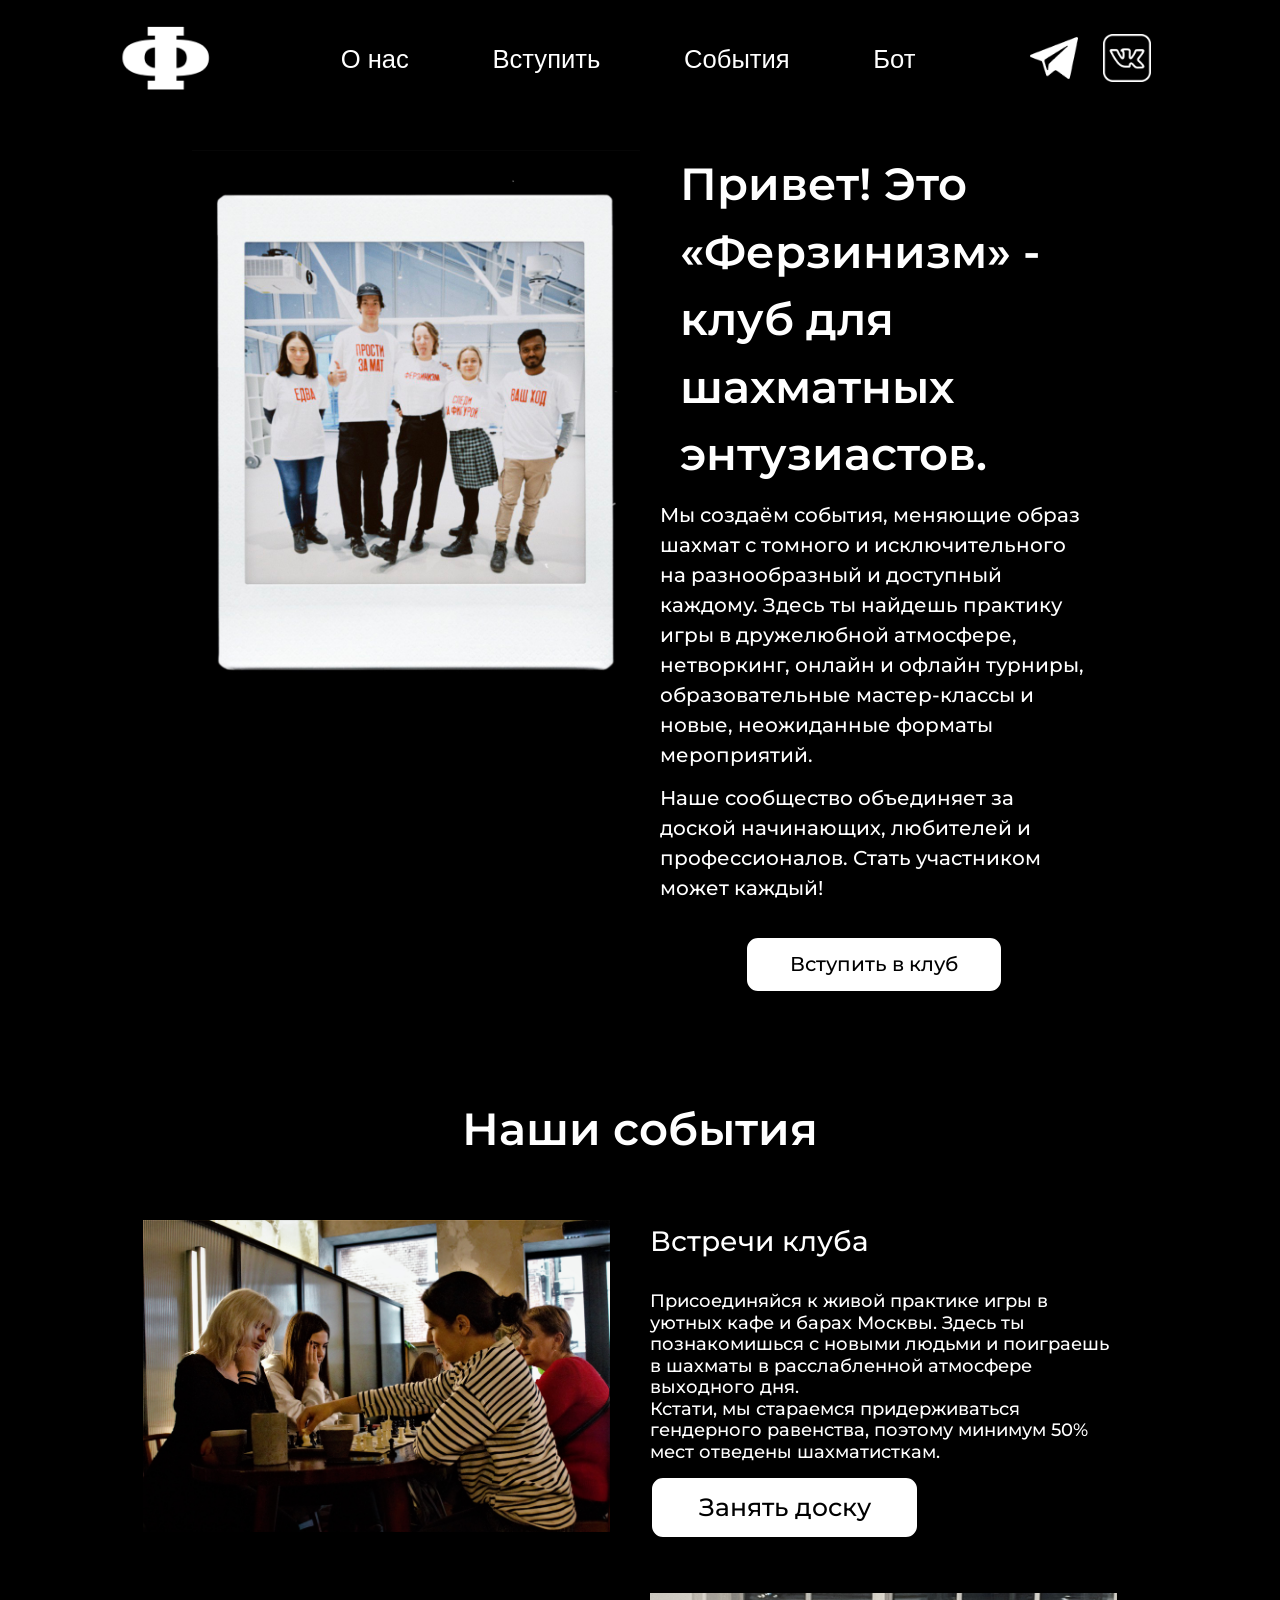
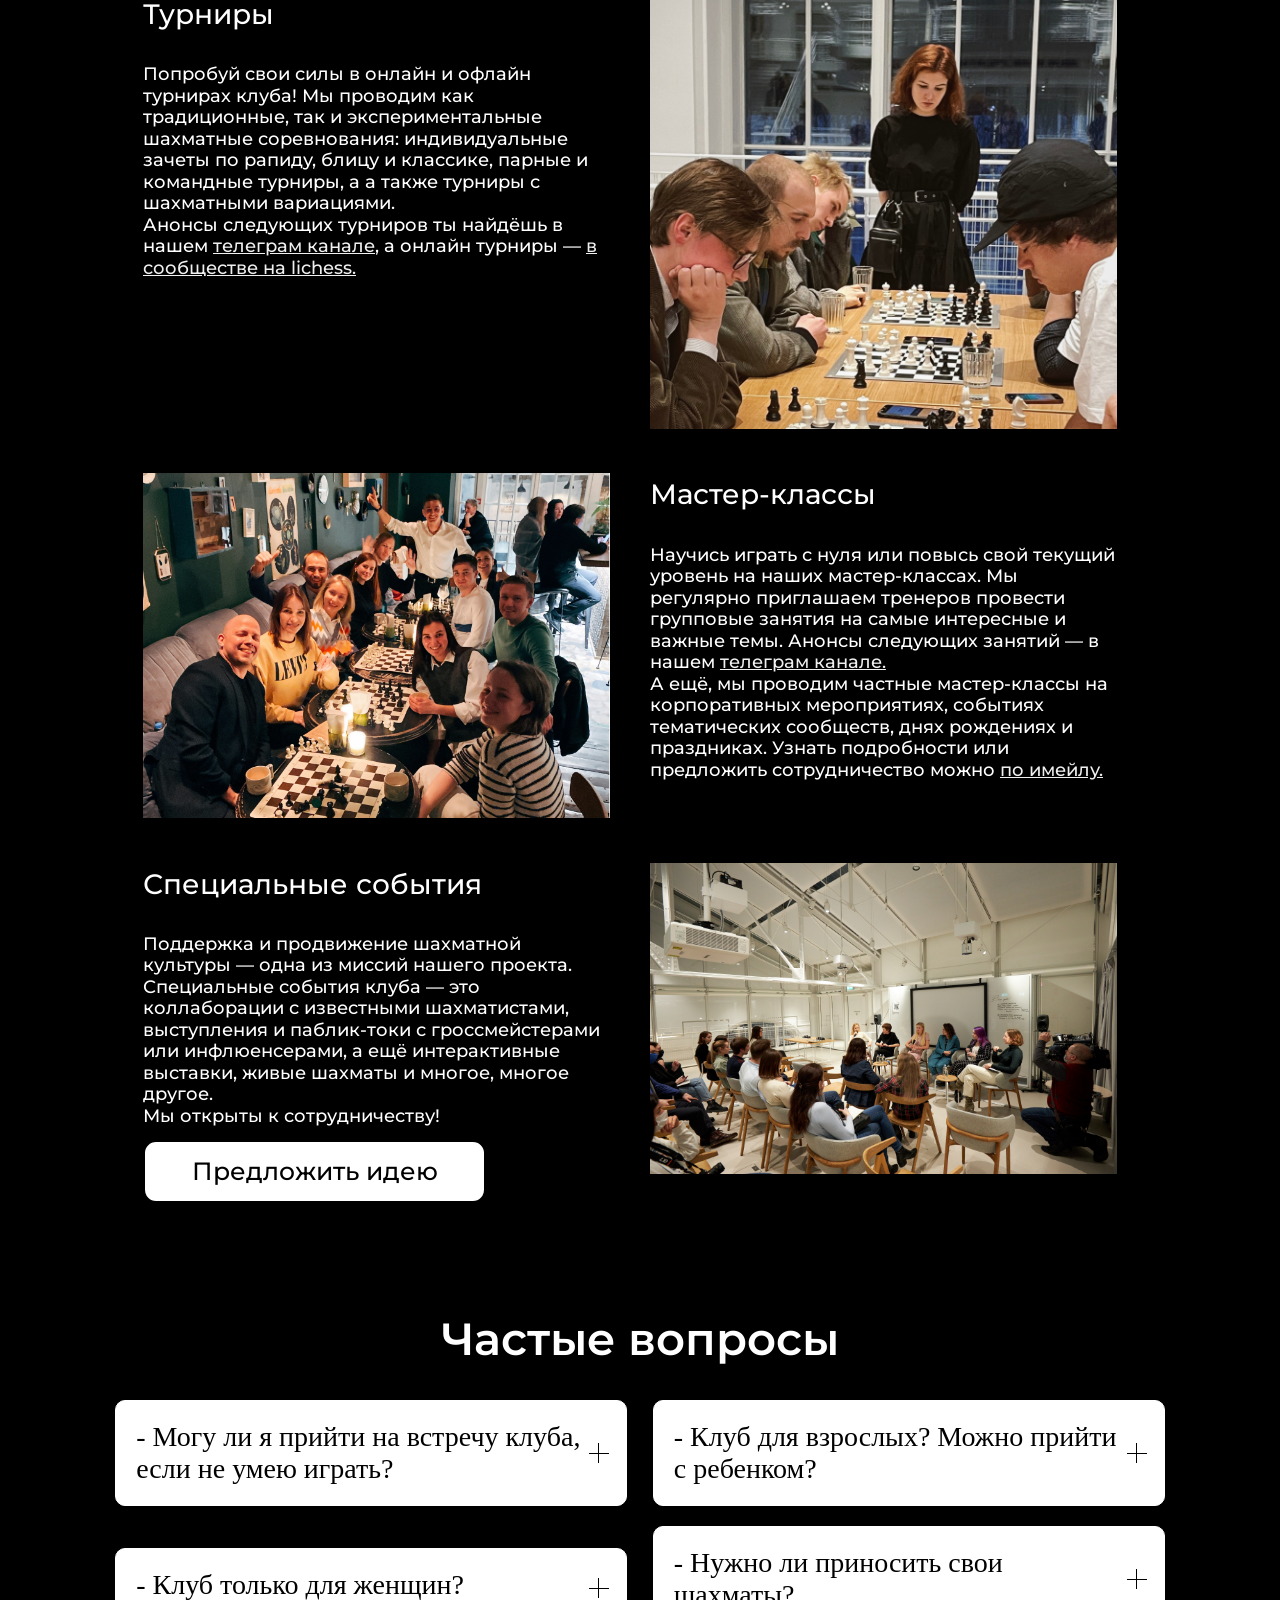
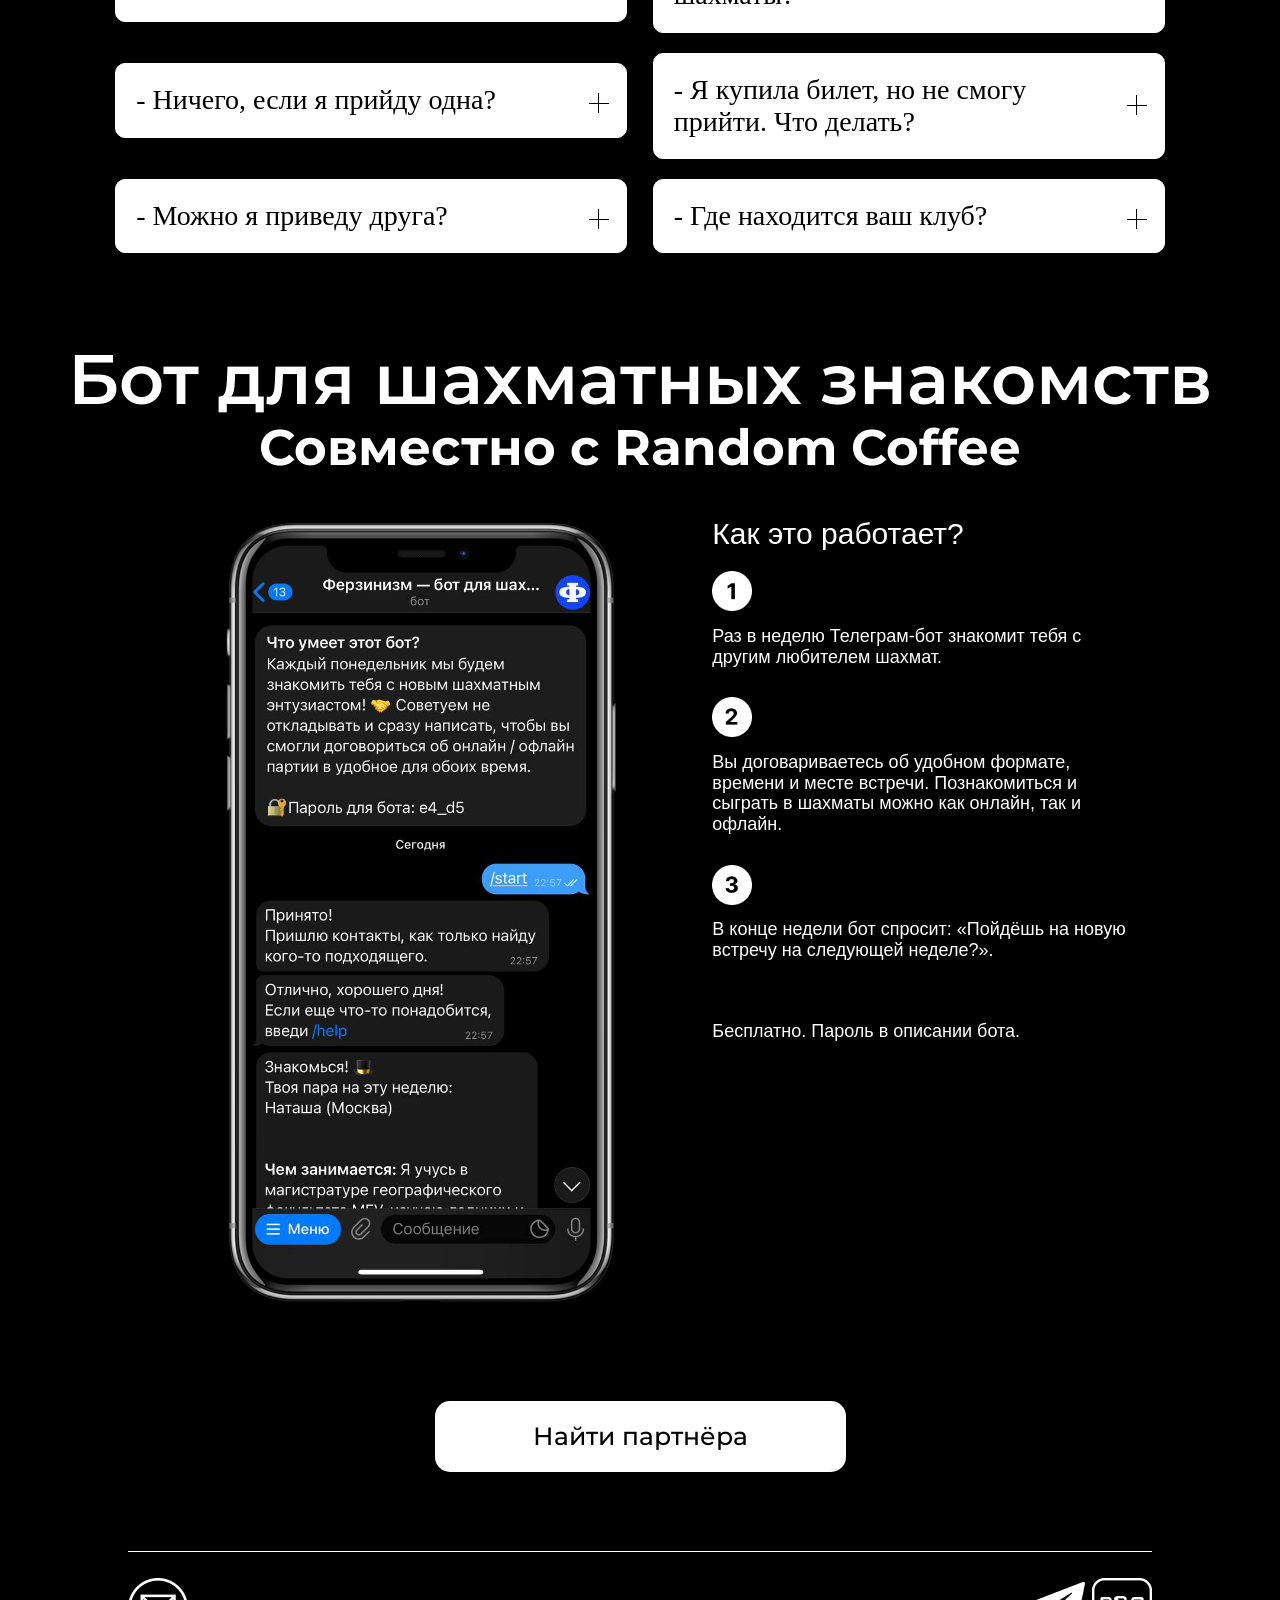
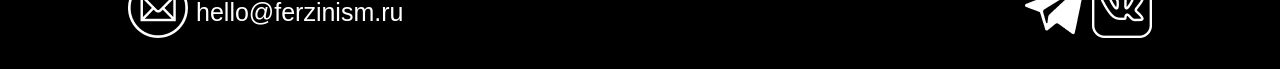
<file: index.html>
<!DOCTYPE html>
<html lang="ru">

<head>
  <meta charset="UTF-8" />
  <meta http-equiv="X-UA-Compatible" content="IE=edge" />
  <meta name="viewport" content="width=device-width, initial-scale=1.0" />
  <link rel="stylesheet" href="./style/normalize.css" />
  <link rel="shortcut icon" href="./assets/img/logo.png" type="image/x-icon" />
  <link rel="stylesheet" href="./style/index.css" />
  <link href="https://fonts.googleapis.com/css2?family=Montserrat:wght@400;500;600&display=swap" rel="stylesheet" />
  <title>Ферзинизм</title>
</head>

<body>
  <header class="header">
    <div class="header__top">
      <div class="header__wrap" id="wrap">
        <a class="logo" id="logo" href="#">
          <img class="logo__img" src="./assets/img/logo.png" alt="logo" />
        </a>
        <nav class="menu">
          <ul class="menu__list" id="menu">
            <li class="menu__item">
              <a class="menu__link" href="#title">О нас</a><img class="menu__arrow" src="./assets/img/i-arrow.svg"
                alt="arrow" />
            </li>
            <li class="menu__item">
              <a class="menu__link" href="#join">Вступить</a><img class="menu__arrow" src="./assets/img/i-arrow.svg"
                alt="arrow" />
            </li>
            <li class="menu__item">
              <a class="menu__link" href="#event">События</a><img class="menu__arrow" src="./assets/img/i-arrow.svg"
                alt="arrow" />
            </li>
            <li class="menu__item">
              <a class="menu__link" href="#bot">Бот</a><img class="menu__arrow" src="./assets/img/i-arrow.svg"
                alt="arrow" />
            </li>
            <li class="menu__item-social">
              <a class="menu__link" href="https://t.me/ferzinism" target="_blank"><img class="header__icon"
                  src="./assets/img/telegram-icon.png" alt="telegram icon" /></a>
              <a class="menu__link" href="https://vk.com/ferzinism" target="_blank"><img class="header__icon"
                  src="./assets/img/vk-icon.png" alt="vk icon" /></a>
            </li>
          </ul>
        </nav>
        <div class="header__social">
          <a class="header__icon-link" href="https://t.me/ferzinism" target="_blank"><img class="header__icon"
              src="./assets/img/telegram-icon.png" alt="telegram icon" /></a>
          <a class="header__icon-link" href="https://vk.com/ferzinism" target="_blank"><img class="header__icon"
              src="./assets/img/vk-icon.png" alt="vk icon" /></a>
        </div>
        <div class="hamb">
          <div class="hamb__field" id="hamb">
            <span class="bar"></span>
            <span class="bar"></span>
            <span class="bar"></span>
          </div>
        </div>
      </div>
    </div>
    <div class="popup" id="popup"></div>
    <div class="container-box">
      <div class="header-title__box" id="header-title__box">
        <div class="header-title__img">
          <img class="img" src="./assets/img/o-nas.jpeg" alt="club" />
        </div>
        <div class="header-title__anchor"><a name="title"></a></div>
        <div class="header-title__text">
          <div class="header-title__title">
            <h2 class="header-title-tit">
              Привет! Это «Ферзинизм» - клуб для шахматных энтузиастов.
            </h2>
          </div>
          <div class="header-title__blok">
            <p class="header-title__txt">
              Мы создаём события, меняющие образ шахмат с томного и
              исключительного на разнообразный и доступный каждому. Здесь ты
              найдешь практику игры в дружелюбной атмосфере, нетворкинг,
              онлайн и офлайн турниры, образовательные мастер-классы и новые,
              неожиданные форматы мероприятий.
            </p>
            <p class="header__modal-window"><a name="join"></a></p>
            <p class="header-title__txt">
              Наше сообщество объединяет за доской начинающих, любителей и
              профессионалов. Стать участником может каждый!
            </p>
          </div>
          <div class="modal-window none">
            <div class="modal-window__btn-container">
              <div class="madal-window__btn-clouse"></div>
            </div>
            <div class="modal-container">
              <div class="modal-content">
                <h2 class="modal-txt" style="color: black; text-align: center">
                  Заявка в клуб
                </h2>
                <form class="header__form">
                  <label class="label-text">Full Name
                    <input name="name" id="name" type="text" class="required" />
                  </label>
                  <label class="label-text">Email
                    <input type="email" name="email" id="email" class="required" />
                  </label>
                  <label class="label-text">
                    Phone Number
                    <input type="tel" name="phone" id="phone" class="required" />
                  </label>
                  <button class="btn__form" type="submit" value="Submit">
                    Отправить
                  </button>
                </form>
              </div>
              <div class="modal-content__result none">
                <h2 class="modal-content__txt" style="color: black">Ваш запрос отправлен</h2>
              </div>
            </div>
          </div>
          <button class="header-title__button">Вступить в клуб</button>
        </div>
      </div>
    </div>
  </header>
  <main class="main">
    <div class="main__event-anchor"><a name="event"></a></div>
    <div class="event">
      <div class="event__container">
        <div class="title__row">
          <div class="title__row-title">Наши события</div>
        </div>
        <div class="event1__row">
          <div class="event1__column1">
            <div class="event__image">
              <img class="event1__image" src="./assets/img/vstrechi.jpg" width="100%" height="100%" alt="club games" />
            </div>
          </div>
          <div class="event1__body">
            <div class="event1__title">Встречи клуба</div>
            <div class="event1__text">
              <p>
                Присоединяйся к живой практике игры в уютных кафе и барах
                Москвы. Здесь ты познакомишься с новыми людьми и поиграешь в
                шахматы в расслабленной атмосфере выходного дня.
              </p>
              <p>
                Кстати, мы стараемся придерживаться гендерного равенства,
                поэтому минимум 50% мест отведены шахматисткам.
              </p>
            </div>
            <button class="event1__btn">
              <a class="event1__link" href="https://ferzinism.timepad.ru/event/1970842/">Занять доску</a>
            </button>
          </div>
        </div>
        <div class="event2__row">
          <div class="event2__body">
            <div class="event2__title">Турниры</div>
            <div class="event2__text">
              <p>
                Попробуй свои силы в онлайн и офлайн турнирах клуба! Мы
                проводим как традиционные, так и экспериментальные шахматные
                соревнования: индивидуальные зачеты по рапиду, блицу и
                классике, парные и командные турниры, а а также турниры с
                шахматными вариациями.
              </p>
              <p>
                Анонсы следующих турниров ты найдёшь в нашем
                <a class="event__link" href="https://telegram.me/ferzinism">телеграм канале</a>, а онлайн турниры —
                <a class="event__link" href="https://lichess.org/team/ferzinism">в сообществе на lichess.</a>
              </p>
            </div>
          </div>
          <div class="event2__column1">
            <div class="event2__image">
              <img src="./assets/img/turniry.png" width="100%" height="100%" alt="chess tournament" />
            </div>
          </div>
        </div>
        <div class="event1__row">
          <div class="event1__column1">
            <div class="event1__image">
              <img src="./assets/img/masterclass.JPG" width="100%" height="100%" alt="master-class" />
            </div>
          </div>
          <div class="event1__body">
            <div class="event1__title">Мастер-классы</div>
            <div class="event1__text">
              <p>
                Научись играть с нуля или повысь свой текущий уровень на наших
                мастер-классах. Мы регулярно приглашаем тренеров провести
                групповые занятия на самые интересные и важные темы. Анонсы
                следующих занятий — в нашем
                <a class="event__link" href="https://telegram.me/ferzinism">телеграм канале.</a>
              </p>
              <p>
                А ещё, мы проводим частные мастер-классы на корпоративных
                мероприятиях, событиях тематических сообществ, днях рождениях
                и праздниках. Узнать подробности или предложить сотрудничество
                можно
                <a class="event__link" href="mailto:hello@ferzinism.ru">по имейлу.</a>
              </p>
            </div>
          </div>
        </div>
        <div class="event2__row">
          <div class="event2__body">
            <div class="event2__title">Специальные события</div>
            <div class="event2__text">
              <p>
                Поддержка и продвижение шахматной культуры — одна из миссий
                нашего проекта. Специальные события клуба — это коллаборации с
                известными шахматистами, выступления и паблик-токи с
                гроссмейстерами или инфлюенсерами, а ещё интерактивные
                выставки, живые шахматы и многое, многое другое.
              </p>
              <p>Мы открыты к сотрудничеству!</p>
            </div>
            <button class="event1__btn">
              <a class="event1__link" href="mailto:hello@ferzinism.ru">Предложить идею</a>
            </button>
          </div>
          <div class="event2__column1">
            <div class="event2__image">
              <img src="/assets/img/specsobitiya.jpg" width="100%" height="100%" alt="special events" />
            </div>
          </div>
        </div>
      </div>
    </div>
    <div class="questions__container">
      <div class="questions__title">Частые вопросы</div>
      <div class="questions__cards">
        <div class="questions__cards-flex1">
          <div class="questions__card card-1">
            <div class="rotate">
              <div class="rotate__text">
                <p>
                  - Могу ли я прийти на встречу клуба, если не умею играть?
                </p>
              </div>
              <div class="text">
                <div class="text__container">
                  <p>
                    Можете, но, как правило, участники встреч уже знают все
                    базовые правила игры. Для тех, кто хочет научиться
                    шахматам «с нуля», мы периодически проводим групповые
                    мастер-классы. Подробнее можно узнать в
                    <a href="https://t.me/ferzinism_chat" target="_blank">чате клуба</a>.
                  </p>
                </div>
              </div>
            </div>
          </div>
          <div class="questions__card card-2">
            <div class="rotate">
              <div class="rotate__text">
                <p>- Клуб только для женщин?</p>
              </div>
              <div class="text">
                <div class="text__container">
                  <p>
                    Нет! 😊 Первоначально клуб был женским, но со временем мы
                    решили открыть его для всех желающих. Нам важно
                    поддерживать гендерный баланс на встречах клуба, поэтому
                    минимум 50% мест отведены шахматисткам.
                  </p>
                </div>
              </div>
            </div>
          </div>
          <div class="questions__card card-3">
            <div class="rotate">
              <div class="rotate__text">
                <p>- Ничего, если я прийду одна?</p>
              </div>
              <div class="text">
                <div class="text__container">
                  <p>
                    Конечно, ничего! ❤️ Скучать в одиночестве не придётся, у
                    нас всегда найдется партнёр для игры.
                  </p>
                </div>
              </div>
            </div>
          </div>
          <div class="questions__card card-4">
            <div class="rotate">
              <div class="rotate__text">
                <p>- Можно я приведу друга?</p>
              </div>
              <div class="text">
                <div class="text__container">
                  <p>
                    Нужно! Только не забудьте взять для него билет, так как
                    количество мест на мероприятиях ограничено. Каждая доска
                    на счету. 😉
                  </p>
                </div>
              </div>
            </div>
          </div>
        </div>
        <div class="questions__cards-flex2">
          <div class="questions__card card-5">
            <div class="rotate">
              <div class="rotate__text">
                <p>- Клуб для взрослых? Можно прийти с ребенком?</p>
              </div>
              <div class="text">
                <div class="text__container">
                  <p>
                    В целом, да, аудитория клуба совершеннолетняя. Однако, мы
                    не против, если вы захотите привести своего ребенка.
                    Билеты в таком случае нужно брать для всех участников
                    мероприятия.
                  </p>
                </div>
              </div>
            </div>
          </div>
          <div class="questions__card card-6">
            <div class="rotate">
              <div class="rotate__text">
                <p>- Нужно ли приносить свои шахматы?</p>
              </div>
              <div class="text">
                <div class="text__container">
                  <p>
                    Мы всё подготовим, брать собственные шахматы не
                    обязательно!
                  </p>
                </div>
              </div>
            </div>
          </div>
          <div class="questions__card card-7">
            <div class="rotate">
              <div class="rotate__text">
                <p>- Я купила билет, но не смогу прийти. Что делать?</p>
              </div>
              <div class="text">
                <div class="text__container">
                  <p>
                    Пожалуйста, имейте в виду, что мы не возвращаем билеты при
                    отмене за менее чем 48 часов до начала мероприятия. Просим
                    рассчитывать своё время и силы, и наши. В любом другом
                    случае — напишите на имейл<a href="mailto:hello@ferzinism.ru" target="_blank">
                      hello@ferzinism.ru</a>
                    или в
                    <a href=" https://t.me/ferzinism_chat" target="_blank">чате клуба</a>.
                  </p>
                </div>
              </div>
            </div>
          </div>
          <div class="questions__card card-8">
            <div class="rotate">
              <div class="rotate__text">
                <p>- Где находится ваш клуб?</p>
              </div>
              <div class="text">
                <div class="text__container">
                  <p>
                    Мы организуем мероприятия в разных кафе и барах Москвы.
                    Адрес конкретного события будет указан в анонсе и на
                    билете.
                  </p>
                </div>
              </div>
            </div>
          </div>
        </div>
      </div>
    </div>
    <div class="main__bot-anchor"><a name="bot"></a></div>
    <div class="bot">
      <div class="bot__container">
        <h2 class="bot__title">Бот для шахматных знакомств</h2>
        <h3 class="bot__subtitle">Совместно с Random Coffee</h3>
        <div class="bot__grid-wrapper">
          <img class="bot__img" src="./assets/img/phone.png" alt="smartphone" />
          <div class="bot__text-container">
            <p class="bot__text-heading">Как это работает?</p>
            <div>
              <img class="bot__number" src="./assets/img/one.png" alt="one" />
              <p class="bot__text">
                Раз в неделю Телеграм-бот знакомит тебя с другим любителем
                шахмат.
              </p>
            </div>
            <div>
              <img class="bot__number" src="./assets/img/two.png" alt="two" />
              <p class="bot__text">
                Вы договариваетесь об удобном формате, времени и месте
                встречи. Познакомиться и сыграть в шахматы можно как онлайн,
                так и офлайн.
              </p>
            </div>
            <div>
              <img class="bot__number" src="./assets/img/three.png" alt="three" />
              <p class="bot__text">
                В конце недели бот спросит: «Пойдёшь на новую встречу на
                следующей неделе?».
              </p>
            </div>
            <p class="bot__text" id="text-hidden">
              Бесплатно. Пароль в описании бота.
            </p>
          </div>
        </div>
        <div class="bot__button">
          <a class="bot__btn" href="http://t.me/ferzinism_bot">
            Найти партнёра
          </a>
        </div>
      </div>
    </div>
  </main>
  <footer class="footer">
    <div class="footer__wrapper">
      <div class="footer__mail">
        <img class="footer__pic" src="./assets/img/email-icon.png" alt="mail icon" />
        <a class="footer__email" href="mailto:hello@ferzinism.ru">hello@ferzinism.ru</a>
      </div>
      <div class="footer__social">
        <a class="footer__link footer__link-1" href="https://t.me/ferzinism_chat"><img class="footer__pic"
            src="./assets/img/telegram-icon.png" alt="telegram icon" /></a>
        <a class="footer__link" href="https://vk.com/ferzinism">
          <img class="footer__pic" src="./assets/img/vk-icon.png" alt="vk icon" /></a>
      </div>
    </div>
  </footer>
</body>
<script src="./script.js"></script>

</html>
</file>
<file: style/index.css>
* {
  padding: 0;
  margin: 0;
  -webkit-box-sizing: border-box;
          box-sizing: border-box;
}

.header__top {
  position: fixed;
  z-index: 1;
  left: 0;
  top: 0;
  width: 100%;
  height: 120px;
  background-color: #000000;
}

.header__wrap {
  display: -webkit-box;
  display: -ms-flexbox;
  display: flex;
  -webkit-box-pack: justify;
      -ms-flex-pack: justify;
          justify-content: space-between;
  -webkit-box-align: center;
      -ms-flex-align: center;
          align-items: center;
  height: 100%;
  margin: 0 8%;
  padding: 0 15px;
}

.header__social {
  display: -webkit-box;
  display: -ms-flexbox;
  display: flex;
  gap: 1vw;
}

.header__icon {
  width: 80%;
}

.logo__img {
  max-width: 100%;
  width: 90%;
}

.menu {
  width: 60%;
}

.menu__list {
  display: -webkit-box;
  display: -ms-flexbox;
  display: flex;
  -ms-flex-pack: distribute;
      justify-content: space-around;
  gap: 5%;
  padding: 0;
}

.menu__item {
  list-style: none;
}

.menu__link {
  text-decoration: none;
  color: white;
  font-family: 'Montserrat', sans-serif;
  font-weight: 400;
  font-size: 2vw;
  white-space: nowrap;
  -webkit-transition: all .6s;
  transition: all .6s;
}

.menu__link:hover {
  color: #f64b35;
  -webkit-transition: 1s;
  transition: 1s;
}

.menu__item-social {
  display: none;
}

.menu__arrow {
  display: none;
}

.hamb {
  display: none;
}

.popup {
  display: none;
}

@media (max-width: 875px) {
  .header__top {
    height: 60px;
  }
  .header__wrap {
    -webkit-box-align: center;
        -ms-flex-align: center;
            align-items: center;
  }
  .header__social {
    display: none;
  }
  .menu {
    display: none;
  }
  .menu__list {
    display: -webkit-box;
    display: -ms-flexbox;
    display: flex;
    -webkit-box-orient: vertical;
    -webkit-box-direction: normal;
        -ms-flex-direction: column;
            flex-direction: column;
    -webkit-box-pack: start;
        -ms-flex-pack: start;
            justify-content: flex-start;
    margin: 0 10%;
    padding-top: 10%;
    width: 100%;
  }
  .menu__item {
    border-bottom: 0.5px white solid;
    padding-bottom: 1px;
    display: -webkit-box;
    display: -ms-flexbox;
    display: flex;
    -webkit-box-pack: justify;
        -ms-flex-pack: justify;
            justify-content: space-between;
  }
  .menu__item-social {
    display: -webkit-box;
    display: -ms-flexbox;
    display: flex;
    -webkit-box-align: center;
        -ms-flex-align: center;
            align-items: center;
    gap: 19px;
    padding-top: 5%;
  }
  .menu__link {
    text-decoration: none;
    color: white;
    font-size: 25px;
  }
  .menu__link:hover {
    color: #f64b35;
    -webkit-transition: .2s;
    transition: .2s;
  }
  .menu__arrow {
    display: block;
  }
  .logo__img {
    max-width: 100%;
    width: 60%;
  }
  .hamb {
    display: -webkit-box;
    display: -ms-flexbox;
    display: flex;
    -webkit-box-align: baseline;
        -ms-flex-align: baseline;
            align-items: baseline;
  }
  .hamb__field {
    padding: 10px;
    cursor: pointer;
  }
  .bar {
    display: block;
    width: 35px;
    height: 2px;
    margin: 6px auto;
    background-color: white;
    -webkit-transition: .2s;
    transition: .2s;
  }
  .popup {
    position: fixed;
    top: 60px;
    left: -100%;
    width: 100%;
    height: 100%;
    background-color: #000000;
    z-index: 100;
    display: -webkit-box;
    display: -ms-flexbox;
    display: flex;
    -webkit-transition: .3s;
    transition: .3s;
  }
  .open {
    left: 0;
  }
  .hamb__field.active .bar:nth-child(2) {
    opacity: 0;
  }
  .hamb__field.active .bar:nth-child(1) {
    -webkit-transform: translateY(8px) rotate(45deg);
            transform: translateY(8px) rotate(45deg);
  }
  .hamb__field.active .bar:nth-child(3) {
    -webkit-transform: translateY(-8px) rotate(-45deg);
            transform: translateY(-8px) rotate(-45deg);
  }
  body.noscroll {
    overflow: hidden;
  }
}

@font-face {
  font-family: Montserrat;
  src: url("https://fonts.googleapis.com/css2?family=Montserrat&display=swap");
}

.container-box {
  background-color: black;
  color: white;
}

/*----------------------------------------------------------------------------*/
.header-title__box {
  display: -webkit-box;
  display: -ms-flexbox;
  display: flex;
  -webkit-box-pack: center;
      -ms-flex-pack: center;
          justify-content: center;
  -ms-flex-wrap: wrap;
      flex-wrap: wrap;
  max-width: 1305px;
  padding: 150px 15px 0 15px;
  margin: 0 10%;
}

.img {
  width: 35vw;
}

.header-title-tit {
  font-family: 'Montserrat';
  font-style: normal;
  font-weight: 600;
  font-size: 45px;
  padding-left: 20px;
}

.header-title__text {
  display: -webkit-box;
  display: -ms-flexbox;
  display: flex;
  -webkit-box-orient: vertical;
  -webkit-box-direction: normal;
      -ms-flex-direction: column;
          flex-direction: column;
  -ms-flex-pack: distribute;
      justify-content: space-around;
  -webkit-box-align: center;
      -ms-flex-align: center;
          align-items: center;
  width: 35vw;
  line-height: 1.5;
  padding-left: 20px;
}

.header-title__button {
  margin: 3% 0%;
  text-align: center;
  background-color: white;
  border: 2px solid black;
  border-radius: 13px;
  padding: 15px 10%;
  display: inline-block;
  font-family: 'Montserrat';
  font-style: normal;
  font-weight: 500;
  font-size: 20px;
}

.header-title__button:hover {
  background-color: #979797;
}

.header-title__blok {
  display: -webkit-box;
  display: -ms-flexbox;
  display: flex;
  -webkit-box-orient: vertical;
  -webkit-box-direction: normal;
      -ms-flex-direction: column;
          flex-direction: column;
  padding-bottom: 20px;
}

.header-subtitle {
  font-family: 'Montserrat';
  font-style: normal;
  font-weight: 500;
  font-size: 20px;
}

.header-title__txt {
  display: -webkit-box;
  display: -ms-flexbox;
  display: flex;
  -webkit-box-align: center;
      -ms-flex-align: center;
          align-items: center;
  font-family: 'Montserrat';
  font-style: normal;
  font-weight: 500;
  font-size: 20px;
  padding-top: 3%;
}

p, h2, h3 {
  margin: 0;
}

@media (max-width: 1252px) and (min-width: 1000px) {
  #header-title__box {
    padding-top: 150px;
  }
  .img {
    width: 40vw;
  }
  .header-subtitle {
    text-align: center;
    padding-top: 5%;
  }
  .header-title-tit {
    padding-left: 20px;
    font-size: 25px;
    width: 40vw;
    text-align: center;
  }
  .header-title-tit h2 {
    margin: 0;
  }
  .header-title__txt {
    margin-bottom: 0px;
    padding: 20px 20px 0 0;
    width: 35vw;
    text-align: center;
    font-size: 15px;
  }
  .header-title__text {
    padding-left: 0px;
  }
}

@media (max-width: 999px) and (min-width: 689px) {
  #header-title__box {
    padding-top: 50px;
  }
  .img {
    width: 80vw;
  }
  .header-subtitle {
    text-align: left;
    padding-top: 5%;
  }
  .header-title-tit {
    padding-left: 20px;
    font-size: 25px;
    width: 80vw;
    text-align: left;
  }
  .header-title-tit h2 {
    margin: 0;
  }
  .header-title__txt {
    margin-bottom: 0px;
    padding: 20px 20px 0 0;
    width: 80vw;
    text-align: left;
    font-size: 15px;
  }
  .header-title__text {
    padding-left: 0px;
  }
}

@media (max-width: 688px) and (min-width: 300px) {
  .header-title__box {
    padding-top: 50px;
    padding-top: 50px;
  }
  .img {
    width: 95vw;
  }
  .header-subtitle {
    text-align: center;
    padding-top: 5%;
  }
  .header-title-tit {
    font-size: 30px;
    width: 95vw;
    text-align: center;
    padding-top: 30px;
  }
  .header-title-tit h2 {
    margin: 0;
  }
  .header-title__txt {
    margin-bottom: 0px;
    padding: 20px;
    width: 95vw;
    text-align: center;
  }
  .header-title__text {
    padding-left: 0px;
  }
  .header-title__button {
    width: 250px;
  }
}

.modal-txt,
.modal-content__txt {
  font-family: 'Montserrat';
  font-style: normal;
  font-weight: 500;
  font-size: 20px;
}

.modal-window {
  position: fixed;
  width: 100%;
  height: 100%;
  background-color: rgba(255, 255, 255, 0.98);
  top: 0;
  left: 0;
  z-index: 99999;
}

.modal-window::after {
  content: '';
  position: absolute;
  top: 0;
  left: 0;
  width: 100%;
  height: 100%;
  background: rgba(128, 128, 128, 0.757) url(https://raw.githubusercontent.com/Codelessly/FlutterLoadingGIFs/master/packages/cupertino_activity_indicator.gif) center/50px no-repeat;
  opacity: 0;
  visibility: hidden;
  -webkit-transition: all 0.5s ease 0s;
  transition: all 0.5s ease 0s;
}

.modal-window.sending::after {
  opacity: 1;
  visibility: visible;
}

.none {
  display: none;
}

.error {
  border-bottom: 1px solid red;
}

.modal-window__btn-container {
  width: 60%;
  margin: 0 auto;
  position: relative;
}

.madal-window__btn-clouse {
  cursor: pointer;
  position: absolute;
  top: 70px;
  right: 10px;
}

.madal-window__btn-clouse:before,
.madal-window__btn-clouse:after {
  content: "";
  position: absolute;
  width: 36px;
  height: 8px;
  background: #6a6868;
}

.madal-window__btn-clouse:before {
  -webkit-transform: rotate(45deg);
          transform: rotate(45deg);
}

.madal-window__btn-clouse:after {
  -webkit-transform: rotate(-45deg);
          transform: rotate(-45deg);
}

.modal-container {
  min-height: 100%;
  display: -webkit-box;
  display: -ms-flexbox;
  display: flex;
  -webkit-box-align: center;
      -ms-flex-align: center;
          align-items: center;
  -webkit-box-pack: center;
      -ms-flex-pack: center;
          justify-content: center;
  padding: 30px 10px;
}

.modal-content {
  max-width: 800px;
  padding: 30px;
}

.btn-modal {
  color: black;
  cursor: pointer;
  line-height: 3rem;
  padding: 5px 30px;
  background-color: white;
  border-radius: 10px;
  font-family: 'Montserrat';
  font-style: normal;
  font-weight: 500;
  font-size: 25px;
}

.btn-modal:hover {
  background-color: #979797;
}

.header__form {
  display: -webkit-box;
  display: -ms-flexbox;
  display: flex;
  -webkit-box-orient: vertical;
  -webkit-box-direction: normal;
      -ms-flex-direction: column;
          flex-direction: column;
  -webkit-box-align: center;
      -ms-flex-align: center;
          align-items: center;
  text-align: center;
}

label {
  display: block;
  padding-top: 30px;
  color: black;
}

label .label-text {
  cursor: text;
  font-family: 'Montserrat';
  font-style: normal;
  font-weight: 500;
  font-size: 25px;
  text-transform: uppercase;
  -webkit-transform: translateY(-34px);
  transform: translateY(-34px);
  -webkit-transition: all 0.3s;
  transition: all 0.3s;
}

label input:focus + .label-text {
  color: #F0F0F0;
  font-size: 13px;
  margin-top: 10px;
  -webkit-transform: translateY(-74px);
  transform: translateY(-74px);
}

label input {
  background-color: transparent;
  border: 0;
  border-bottom: 2px solid #4A4A4A;
  color: black;
  font-size: 20px;
  letter-spacing: 1px;
  outline: 0;
  padding: 5px 20px;
  text-align: center;
  -webkit-transition: all 0.3s;
  transition: all 0.3s;
  width: 200px;
  display: block;
}

label input:focus {
  max-width: 100%;
  width: 400px;
}

label input:valid + .label-text {
  font-size: 13px;
  -webkit-transform: translateY(-74px);
  transform: translateY(-74px);
}

.btn__form {
  background: transparent;
  color: black;
  border: 2px solid black;
  border-radius: 10px;
  font-size: 15px;
  letter-spacing: 2px;
  padding: 20px 75px;
  text-transform: uppercase;
  cursor: pointer;
  display: inline-block;
  margin: 15px 30px;
  -webkit-transition: all 0.4s;
  transition: all 0.4s;
}

button:hover,
button:focus {
  background-color: #c5c5c5;
  color: #333333;
}

@media (max-width: 1100px) and (min-width: 676px) {
  .btn-modal {
    margin-top: 40px;
  }
}

@media (max-width: 675px) and (min-width: 557px) {
  .btn-modal {
    margin-top: 40px;
    font-size: 15px;
  }
}

@media (max-width: 556px) {
  .btn-modal {
    font-size: 15px;
    line-height: normal;
    width: 210px;
    padding-top: 15px;
    padding-bottom: 15px;
  }
}

.event {
  background-color: #000000;
}

.event__container {
  max-width: 1305px;
  padding: 50px 15px;
  margin: 0 10%;
  overflow: hidden;
}

.title__row {
  display: -webkit-box;
  display: -ms-flexbox;
  display: flex;
  -webkit-box-pack: center;
      -ms-flex-pack: center;
          justify-content: center;
  margin: 5% 0% 5% 0%;
}

.title__row-title {
  font-family: 'Montserrat';
  font-style: normal;
  font-weight: 600;
  font-size: 45px;
  line-height: 1em;
  color: #FFFFFF;
}

.event__link {
  color: #F0F0F0;
}

.event1 {
  background-color: black;
}

.event1__row {
  display: -webkit-box;
  display: -ms-flexbox;
  display: flex;
  -webkit-box-pack: justify;
      -ms-flex-pack: justify;
          justify-content: space-between;
  -ms-flex-wrap: wrap;
      flex-wrap: wrap;
}

.event1__column1 {
  width: 47%;
  margin: 2% 2% 2% 0%;
}

.event1__body {
  width: 47%;
  margin: 2% 2% 2% 0%;
}

.event1__image {
  max-width: 100%;
  max-height: 100%;
  -o-object-fit: cover;
     object-fit: cover;
}

.event1__title {
  font-family: 'Montserrat';
  font-style: normal;
  font-weight: 500;
  font-size: 2.2vw;
  line-height: 1.5em;
  color: #FFFFFF;
}

.event1__text {
  font-family: 'Montserrat';
  font-style: normal;
  font-weight: 500;
  font-size: 1.4vw;
  line-height: 1.2em;
  color: #FFFFFF;
  padding-top: 6%;
  text-align: left;
}

.event1__text p:last-child {
  margin-bottom: 0%;
}

.event1__btn {
  margin: 3% 0%;
  text-align: center;
  background-color: white;
  border: 2px solid black;
  border-radius: 13px;
  padding: 15px 10%;
  display: inline-block;
  font-family: 'Montserrat';
  font-style: normal;
  font-weight: 500;
  font-size: 25px;
}

.event1__btn:hover {
  background-color: #979797;
}

.event1__link {
  color: #000000;
  text-decoration: none;
}

.event2__row {
  display: -webkit-box;
  display: -ms-flexbox;
  display: flex;
  -webkit-box-pack: justify;
      -ms-flex-pack: justify;
          justify-content: space-between;
  -ms-flex-wrap: wrap;
      flex-wrap: wrap;
}

.event2__column1 {
  width: 47%;
  margin: 2% 2% 2% 0%;
}

.event2__body {
  width: 47%;
  margin: 2% 2% 2% 0%;
}

.event2__image {
  max-width: 100%;
  max-height: 100%;
  -o-object-fit: cover;
     object-fit: cover;
}

.event2__title {
  font-family: 'Montserrat';
  font-style: normal;
  font-weight: 500;
  font-size: 2.2vw;
  line-height: 1.5em;
  color: #FFFFFF;
}

.event2__text {
  font-family: 'Montserrat';
  font-style: normal;
  font-weight: 500;
  font-size: 1.4vw;
  line-height: 1.2em;
  color: #FFFFFF;
  padding-top: 6%;
  text-align: left;
}

.event2__text p:last-child {
  margin-bottom: 0%;
}

@media screen and (max-width: 768px) {
  .event1__row {
    display: -webkit-box;
    display: -ms-flexbox;
    display: flex;
    -webkit-box-orient: vertical;
    -webkit-box-direction: normal;
        -ms-flex-direction: column;
            flex-direction: column;
    -ms-flex-wrap: nowrap;
        flex-wrap: nowrap;
    margin: 0px auto;
    width: 210%;
    padding: 30px 0;
  }
  .event2__row {
    display: -webkit-box;
    display: -ms-flexbox;
    display: flex;
    -webkit-box-orient: vertical;
    -webkit-box-direction: reverse;
        -ms-flex-direction: column-reverse;
            flex-direction: column-reverse;
    -ms-flex-wrap: nowrap;
        flex-wrap: nowrap;
    margin: 0px auto;
    width: 210%;
    padding: 30px 0;
  }
  .event__container {
    max-width: 600px;
    padding: 50px 15px;
    margin: 0 10%;
    overflow: hidden;
    justify-items: center;
  }
  .event1__text, .event2__text, .event1__btn {
    font-size: 15px;
  }
  .event1__title, .event2__title {
    font-size: 20px;
    text-align: center;
  }
  .title__row-title {
    font-size: 27px;
    padding: 50px 0 0 0;
  }
}

@media screen and (min-width: 2160px) and (max-width: 2560px) {
  .event__container {
    max-width: 80%;
    margin: 0 auto;
  }
}

.questions__cards-flex1,
.questions__cards-flex2 {
  display: -webkit-box;
  display: -ms-flexbox;
  display: flex;
  -webkit-box-pack: justify;
      -ms-flex-pack: justify;
          justify-content: space-between;
  -webkit-box-orient: vertical;
  -webkit-box-direction: normal;
      -ms-flex-direction: column;
          flex-direction: column;
  -ms-flex-preferred-size: 40%;
      flex-basis: 40%;
}

.card-2 .rotate .text .text__container > p {
  font-size: 14px !important;
}

@media screen and (min-width: 481px) and (max-width: 1200px) {
  .card-2 .rotate .text .text__container > p {
    font-size: 13px !important;
  }
}

@media screen and (max-width: 480px) {
  .card-2 .rotate .text .text__container > p {
    font-size: 12px !important;
  }
}

.rotate__text,
.text {
  color: black;
  background: white;
  border: 1px solid white;
  border-radius: 10px;
  -webkit-backface-visibility: hidden;
          backface-visibility: hidden;
  position: relative;
}

.rotate__text > p,
.text > p {
  width: 95%;
}

.rotate__text > p::after,
.text > p::after {
  content: "";
  display: block;
  position: absolute;
  right: calc(10% / 3);
  top: calc(80% / 2);
  width: 20px;
  height: 20px;
  background-image: url(../assets/img/plus.png);
  background-position: center;
  background-repeat: no-repeat;
}

.questions__container {
  background-color: black;
  color: white;
  margin: 0 auto;
  padding: 2% 0;
  font-family: "Montserrat";
  cursor: default;
}

.questions__container .questions__title {
  font-size: 45px;
  font-weight: 600;
  text-align: center;
  padding-bottom: 2%;
}

.questions__container .questions__cards {
  display: -webkit-box;
  display: -ms-flexbox;
  display: flex;
  -webkit-box-pack: center;
      -ms-flex-pack: center;
          justify-content: center;
  -ms-flex-wrap: wrap;
      flex-wrap: wrap;
}

.questions__container .questions__cards a {
  text-decoration: none;
  color: #F64B35;
  cursor: pointer;
}

.questions__container .questions__cards .questions__cards-flex1 {
  margin-right: 2%;
}

@media screen and (max-width: 980px) {
  .questions__container .questions__cards .questions__cards-flex1 {
    margin-right: 0;
  }
  .questions__container .questions__cards .questions__cards-flex1, .questions__container .questions__cards .questions__cards-flex2 {
    -ms-flex-preferred-size: auto;
        flex-basis: auto;
    width: 90%;
  }
}

.questions__container .questions__cards .questions__card {
  width: 100%;
  margin: 10px auto;
  -webkit-perspective: 1000px;
          perspective: 1000px;
}

.questions__container .questions__cards .questions__card:hover .rotate {
  -webkit-transform: rotateX(180deg);
          transform: rotateX(180deg);
}

.questions__container .questions__cards .questions__card:active .rotate {
  -webkit-transform: rotateX(180deg);
          transform: rotateX(180deg);
}

.questions__container .questions__cards .questions__card .rotate {
  position: relative;
  -webkit-transition: 0.5s;
  transition: 0.5s;
  -webkit-transform-style: preserve-3d;
          transform-style: preserve-3d;
}

.questions__container .questions__cards .questions__card .rotate .rotate__text {
  padding: 20px;
  vertical-align: middle;
}

.questions__container .questions__cards .questions__card .rotate .rotate__text > p {
  margin: 0;
  font-size: 28px;
}

.questions__container .questions__cards .questions__card .rotate .text {
  width: 100%;
  height: 100%;
  display: -webkit-box;
  display: -ms-flexbox;
  display: flex;
  -webkit-box-pack: center;
      -ms-flex-pack: center;
          justify-content: center;
  position: absolute;
  top: 0;
  left: 0;
  -webkit-transform: rotateX(180deg);
          transform: rotateX(180deg);
  text-align: center;
  -webkit-box-align: center;
      -ms-flex-align: center;
          align-items: center;
}

.questions__container .questions__cards .questions__card .rotate .text .text__container {
  padding: 10px;
}

.questions__container .questions__cards .questions__card .rotate .text .text__container > p {
  margin: 0;
  font-size: 16px;
}

@media screen and (min-width: 481px) and (max-width: 1200px) {
  .questions__container .questions__cards .questions__card .rotate .text .text__container > p {
    font-size: 15px;
  }
}

@media screen and (max-width: 480px) {
  .questions__container .questions__cards .questions__card .rotate .text .text__container > p {
    font-size: 14px;
  }
}

.footer {
  background-color: black;
  color: white;
  padding-top: 2%;
}

.footer img {
  max-width: 60px;
}

.footer .footer__wrapper {
  font-family: 'Montserrat', sans-serif;
  font-size: 25px;
  border-top: 1px solid white;
  padding: 2% 0;
  margin: 0 10%;
  display: -webkit-box;
  display: -ms-flexbox;
  display: flex;
  -webkit-box-pack: justify;
      -ms-flex-pack: justify;
          justify-content: space-between;
}

.footer .footer__wrapper .footer__mail {
  display: -webkit-box;
  display: -ms-flexbox;
  display: flex;
  height: -webkit-fit-content;
  height: -moz-fit-content;
  height: fit-content;
}

.footer .footer__wrapper .footer__email {
  position: relative;
  top: 20px;
  margin-left: 3%;
  color: white;
  text-decoration: none;
}

.footer .footer__wrapper .footer__email .footer__email:hover {
  cursor: pointer;
}

@media (max-width: 768px) {
  .footer__wrapper img {
    max-width: 45px;
  }
  .footer .footer__wrapper .footer__email {
    font-size: 2.5vw;
    position: relative;
    top: 15px;
    margin-left: 3%;
    color: white;
    text-decoration: none;
  }
}

@media (max-width: 450px) {
  .footer__wrapper img {
    max-width: 30px;
  }
  .footer .footer__wrapper .footer__email {
    font-size: 2.5vw;
    position: relative;
    top: 10px;
    margin-left: 3%;
    color: white;
    text-decoration: none;
  }
}

.container-fluid {
  background-color: black;
  color: white;
  padding-top: 2%;
}

.container-fluid .footer__row {
  border-top: 1px solid white;
  padding: 4% 0;
}

.container-fluid .footer__row .footer__social {
  text-align: right;
  padding: 0;
}

.container-fluid .footer__row .footer__mail {
  padding: 0;
}

.container-fluid .footer__row .footer__mail .footer__email {
  color: white;
  text-decoration: none;
}

.container-fluid .footer__row .footer__mail .footer__email :hover {
  cursor: pointer;
}

.container-fluid .footer__row .footer__link {
  margin-left: 2%;
}

.footer__pic {
  max-width: 50px;
}

.bot {
  background-color: #000000;
  font-family: 'Montserrat', sans-serif;
}

.bot__container {
  max-width: 90%;
  margin: 0px auto;
  color: white;
}

.bot__container .bot__title {
  font-size: 70px;
  text-align: center;
  font-weight: 600;
  padding-top: 50px;
}

.bot__container .bot__subtitle {
  font-size: 50px;
  text-align: center;
  margin-bottom: 20px;
}

.bot__container .bot__grid-wrapper {
  display: -ms-grid;
  display: grid;
  -ms-grid-columns: auto 1fr;
      grid-template-columns: auto 1fr;
  margin: 0 auto;
  width: 85%;
}

.bot__container .bot__text-container {
  font-size: 18px;
  padding-top: 20px;
  max-width: 90vw;
}

.bot__container .bot__img {
  max-height: 850px;
  max-width: 90vw;
}

.bot__container .bot__btn {
  background-color: #ffffff;
  border: none;
  color: black;
  padding: 21px 98px;
  text-align: center;
  text-decoration: none;
  display: inline-block;
  font-size: 25px;
  margin: 4px 2px;
  cursor: pointer;
  border-radius: 15px;
  font-style: normal;
  font-weight: 500;
}

.bot__container .bot__button {
  text-align: center;
  padding: 50px 0px;
}

.bot__container .bot__number {
  max-height: 40px;
  margin-bottom: -20px;
}

.bot__container .bot__text-heading {
  font-size: 30px;
  margin-bottom: 20px;
}

.bot__container .bot__text {
  margin-bottom: 30px;
  padding-top: 30px;
}

@media screen and (min-width: 768px) and (max-width: 1023px) {
  .bot__container {
    max-width: 100%;
    margin: 0 auto;
  }
  .bot__container .bot__text-container {
    margin-left: -50px;
    margin-right: 30px;
  }
  .bot__container .bot__img {
    margin-left: -40px;
  }
  .bot__container .bot__text-heading {
    font-size: 28px;
  }
  .bot__container .bot__text {
    font-size: 18px;
  }
  .bot__container .bot__number {
    max-height: 30px;
    margin-bottom: -15px;
  }
  .bot__container .bot__title {
    font-size: 50px;
  }
  .bot__container .bot__subtitle {
    font-size: 36px;
  }
  .bot__container .bot__grid-wrapper {
    width: 100%;
  }
}

@media screen and (min-width: 601px) and (max-width: 767px) {
  .bot__container {
    max-width: 100%;
    margin: 0 auto;
  }
  .bot__container .bot__text-container {
    margin-left: -30px;
    margin-right: 30px;
  }
  .bot__container .bot__img {
    margin-left: -40px;
  }
  .bot__container .bot__text-container {
    font-size: 16px;
    margin-left: -50px;
  }
  .bot__container .bot__btn {
    padding: 15px 80px;
    font-size: 20px;
    margin: 4px 2px;
    border-radius: 15px;
  }
  .bot__container .bot__number {
    max-height: 30px;
    margin-bottom: -20px;
  }
  .bot__container .bot__text-heading {
    font-size: 26px;
  }
  .bot__container .bot__text {
    margin-bottom: 10px;
  }
  .bot__container .bot__img {
    max-height: 630px;
  }
  .bot__container .bot__title {
    font-size: 50px;
  }
  .bot__container .bot__subtitle {
    font-size: 36px;
  }
  .bot__container .bot__grid-wrapper {
    width: 100%;
  }
}

@media screen and (max-width: 600px) {
  .bot__container {
    max-width: 90%;
    margin: 0 auto;
  }
  .bot__container .bot__grid-wrapper {
    display: -ms-grid;
    display: grid;
    -ms-grid-columns: 1fr;
        grid-template-columns: 1fr;
    -ms-grid-rows: auto 1fr;
        grid-template-rows: auto 1fr;
  }
  .bot__container .bot__text-container {
    font-size: 20px;
    margin-left: 0px;
    text-align: center;
  }
  .bot__container .bot__title {
    font-size: 35px;
  }
  .bot__container .bot__subtitle {
    font-size: 28px;
  }
  .bot__container .bot__img {
    max-height: 650px;
    -ms-grid-column-align: center;
        justify-self: center;
  }
  .bot__container .bot__btn {
    padding: 15px 60px;
    font-size: 20px;
    margin: 4px 2px;
    border-radius: 15px;
  }
  .bot__container .bot__text-heading {
    font-size: 25px;
  }
  .bot__container .bot__number {
    max-height: 30px;
    margin-bottom: -20px;
  }
  .bot__container .bot__text {
    margin-bottom: 20px;
  }
  .bot__container .bot__grid-wrapper {
    width: 100%;
  }
  .bot__container #text-hidden {
    display: none;
  }
}
/*# sourceMappingURL=index.css.map */
</file>
